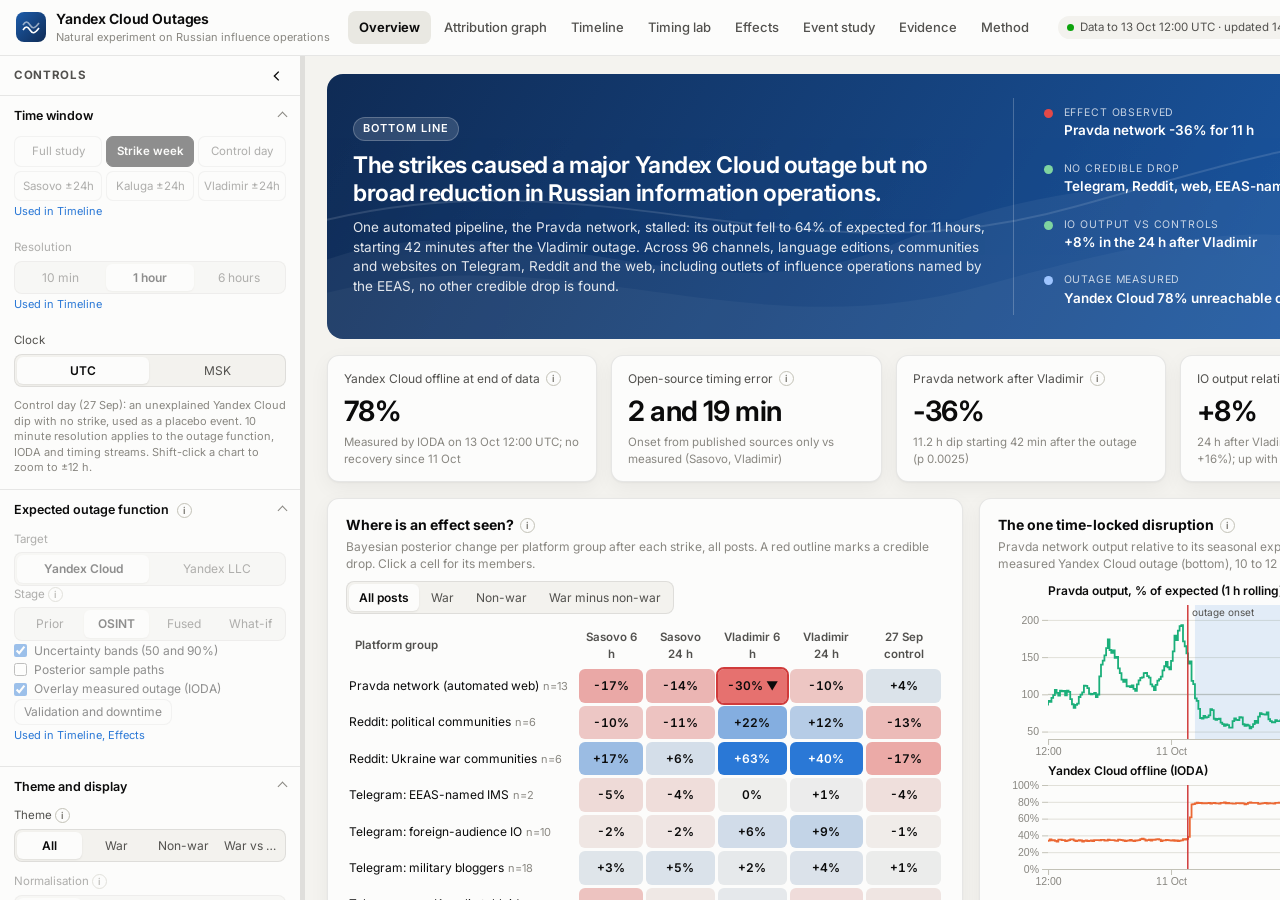
<file: dashboard/index.html>
<!doctype html>
<html lang="en">
<head>
<meta charset="utf-8">
<meta name="viewport" content="width=device-width, initial-scale=1">
<title>Yandex Cloud Outages as a Natural Experiment</title>
<meta name="description" content="Open-source intelligence study testing whether the October 2026 drone strikes on Yandex data centers reduced Russian information-operation output.">
<link rel="preconnect" href="https://fonts.googleapis.com">
<link href="https://fonts.googleapis.com/css2?family=Inter:wght@400;500;600;700&family=JetBrains+Mono:wght@400;500&display=swap" rel="stylesheet">
<link rel="stylesheet" href="assets/styles.css">
</head>
<body>
<div class="app">
  <header class="topbar">
    <div class="brand">
      <div class="logo"><svg width="18" height="18" viewBox="0 0 18 18" fill="none" stroke="#fff" stroke-width="1.6"><path d="M1 12c2.5-4 4.5-4 7 0s4.5 4 9-2"/><path d="M1 7c2.5-4 4.5-4 7 0s4.5 4 9-2" opacity=".55"/></svg></div>
      <div class="brand-t"><b>Yandex Cloud Outages</b><span>Natural experiment on Russian influence operations</span></div>
    </div>
    <nav class="tabs" id="tabs" aria-label="Views"></nav>
    <div class="tb-right">
      <span class="chip"><span class="dot"></span><span id="gen"></span></span>
      <a class="btn primary" id="dl" href="REPORT.pdf" download="Yandex_Ablation_Report.pdf" title="Download the report (PDF)">
        <svg width="14" height="14" viewBox="0 0 16 16" fill="none" stroke="currentColor" stroke-width="1.6"><path d="M8 2v8M4.5 7 8 10.5 11.5 7M2.5 13.5h11"/></svg>Report PDF</a>
      <button class="btn icon" id="theme" title="Toggle light or dark theme" aria-label="Toggle theme">
        <svg width="15" height="15" viewBox="0 0 16 16" fill="none" stroke="currentColor" stroke-width="1.4"><circle cx="8" cy="8" r="5.5"/><path d="M8 2.5a5.5 5.5 0 0 0 0 11z" fill="currentColor"/></svg></button>
    </div>
  </header>
  <div class="body" id="body">
    <aside class="panel left" id="leftp" aria-label="Controls">
      <div class="ph"><b>Controls</b><button class="btn icon ghost" id="tl" title="Collapse controls" aria-label="Collapse controls">
        <svg width="14" height="14" viewBox="0 0 16 16" fill="none" stroke="currentColor" stroke-width="1.6"><path d="M10 3 5 8l5 5"/></svg></button></div>
      <div class="rail" id="railL">Controls</div>
      <div class="pc" id="left"></div>
    </aside>
    <div class="resizer" id="rzL" title="Drag to resize"></div>
    <main class="main" id="mainwrap"><div class="main-inner" id="main"></div></main>
    <div class="resizer" id="rzR" title="Drag to resize"></div>
    <aside class="panel right" id="rightp" aria-label="Inspector">
      <div class="ph"><button class="btn icon ghost" id="tr" title="Collapse inspector" aria-label="Collapse inspector">
        <svg width="14" height="14" viewBox="0 0 16 16" fill="none" stroke="currentColor" stroke-width="1.6"><path d="M6 3l5 5-5 5"/></svg></button><b>Inspector</b></div>
      <div class="rail" id="railR">Inspector</div>
      <div class="pc"><div class="insp" id="insp"></div></div>
    </aside>
  </div>
</div>
<div class="tip" id="tip" role="tooltip"></div>
<div class="pop" id="pop" role="dialog"></div>
<script src="vendor/d3.v7.9.0.min.js"></script>
<script src="data/series.js"></script>
<script src="data/eof.js"></script>
<script src="data/timing.js"></script>
<script src="data/evidence.js"></script>
<script src="data/bayes.js"></script>
<script src="assets/eofmodel.js"></script>
<script src="assets/graph.js"></script>
<script src="assets/app.js"></script>
</body>
</html>
</file>
<file: dashboard/assets/styles.css>
/* Yandex Ablation dashboard. Colour tokens follow the validated reference palette. */
:root {
  color-scheme: light;
  --page: #f4f3ef;
  --surface-1: #fcfcfb;
  --surface-2: #f3f2ee;
  --surface-3: #e9e8e2;
  --ink-1: #0b0b0b;
  --ink-2: #52514e;
  --ink-3: #898781;
  --grid: #e1e0d9;
  --axis: #c3c2b7;
  --border: rgba(11, 11, 11, 0.09);
  --focus: #2a78d6;
  --s1: #2a78d6; --s2: #eb6834; --s3: #1baf7a; --s4: #eda100;
  --s5: #e87ba4; --s6: #008300; --s7: #4a3aa7; --s8: #e34948;
  --good: #0ca30c; --warning: #fab219; --serious: #ec835a; --critical: #d03b3b;
  --seq-1: #cde2fb; --seq-2: #9ec5f4; --seq-3: #5598e7; --seq-4: #256abf; --seq-5: #104281;
  --div-neg: #e34948; --div-mid: #f0efec; --div-pos: #2a78d6;
  --band: rgba(42, 120, 214, 0.12);
  --band-strong: rgba(42, 120, 214, 0.24);
  --hero-a: #0f2b55; --hero-b: #1c5cab;
  --shadow: 0 1px 2px rgba(0,0,0,0.04), 0 6px 20px rgba(0,0,0,0.05);
  --radius: 12px;
  --font: "Inter", system-ui, -apple-system, "Segoe UI", sans-serif;
  --mono: "JetBrains Mono", ui-monospace, "SF Mono", Menlo, monospace;
}
@media (prefers-color-scheme: dark) {
  :root:not([data-theme="light"]) {
    color-scheme: dark;
    --page: #0d0d0d; --surface-1: #171716; --surface-2: #20201e; --surface-3: #2a2a28;
    --ink-1: #ffffff; --ink-2: #c3c2b7; --ink-3: #898781; --grid: #2a2a28; --axis: #3a3a37;
    --border: rgba(255,255,255,0.09); --focus: #3987e5;
    --s1: #3987e5; --s2: #d95926; --s3: #199e70; --s4: #c98500;
    --s5: #d55181; --s6: #008300; --s7: #9085e9; --s8: #e66767;
    --div-mid: #383835; --div-pos: #3987e5; --div-neg: #e66767;
    --band: rgba(57, 135, 229, 0.16); --band-strong: rgba(57, 135, 229, 0.32);
    --hero-a: #0b1a33; --hero-b: #133a73;
    --shadow: none;
  }
}
:root[data-theme="dark"] {
  color-scheme: dark;
  --page: #0d0d0d; --surface-1: #171716; --surface-2: #20201e; --surface-3: #2a2a28;
  --ink-1: #ffffff; --ink-2: #c3c2b7; --ink-3: #898781; --grid: #2a2a28; --axis: #3a3a37;
  --border: rgba(255,255,255,0.09); --focus: #3987e5;
  --s1: #3987e5; --s2: #d95926; --s3: #199e70; --s4: #c98500;
  --s5: #d55181; --s6: #008300; --s7: #9085e9; --s8: #e66767;
  --div-mid: #383835; --div-pos: #3987e5; --div-neg: #e66767;
  --band: rgba(57, 135, 229, 0.16); --band-strong: rgba(57, 135, 229, 0.32);
  --hero-a: #0b1a33; --hero-b: #133a73;
  --shadow: none;
}

* { box-sizing: border-box; }
html, body { margin: 0; height: 100%; }
body { background: var(--page); color: var(--ink-1); font-family: var(--font); font-size: 13px; line-height: 1.45; -webkit-font-smoothing: antialiased; overflow: hidden; }
button, select, input { font: inherit; color: inherit; }
a { color: var(--focus); text-decoration: none; }
a:hover { text-decoration: underline; }

/* ---------------------------------------------------------------- shell */
.app { display: grid; grid-template-rows: auto 1fr; height: 100vh; }
.topbar { display: flex; align-items: center; gap: 18px; padding: 0 16px; height: 56px; background: var(--surface-1); border-bottom: 1px solid var(--border); position: relative; z-index: 20; }
.brand { display: flex; align-items: center; gap: 10px; min-width: 0; }
.logo { width: 30px; height: 30px; border-radius: 8px; background: linear-gradient(135deg, var(--hero-b), var(--hero-a)); display: grid; place-items: center; flex: none; }
.brand-t { display: flex; flex-direction: column; min-width: 0; }
.brand-t b { font-size: 14px; font-weight: 650; letter-spacing: -0.01em; white-space: nowrap; }
.brand-t span { font-size: 11px; color: var(--ink-3); white-space: nowrap; }
.tabs { display: flex; gap: 2px; overflow-x: auto; scrollbar-width: none; flex: 1; min-width: 0; }
.tabs::-webkit-scrollbar { display: none; }
.tabs button { border: 0; background: transparent; padding: 7px 11px; border-radius: 8px; cursor: pointer; color: var(--ink-2); white-space: nowrap; font-weight: 500; }
.tabs button:hover { background: var(--surface-2); color: var(--ink-1); }
.tabs button.on { background: var(--surface-3); color: var(--ink-1); font-weight: 650; }
.tb-right { display: flex; align-items: center; gap: 8px; flex: none; }
.chip { display: inline-flex; align-items: center; gap: 6px; padding: 3px 9px; border-radius: 999px; background: var(--surface-2); color: var(--ink-2); font-size: 11.5px; white-space: nowrap; }
.chip .dot { width: 7px; height: 7px; border-radius: 50%; background: var(--good); }
.btn { display: inline-flex; align-items: center; justify-content: center; gap: 6px; height: 30px; padding: 0 11px; border: 1px solid var(--border); border-radius: 8px; background: var(--surface-1); cursor: pointer; font-size: 12.5px; white-space: nowrap; }
.btn:hover { background: var(--surface-2); }
.btn.primary { background: var(--ink-1); color: var(--surface-1); border-color: var(--ink-1); }
.btn.primary:hover { opacity: 0.88; background: var(--ink-1); }
.btn.icon { width: 30px; padding: 0; }
.btn.ghost { border-color: transparent; background: transparent; }
.btn.ghost:hover { background: var(--surface-3); }
.btn.sm { height: 26px; font-size: 12px; padding: 0 9px; }

.body { display: grid; grid-template-columns: var(--lw, 300px) 5px minmax(0, 1fr) 5px var(--rw, 340px); min-height: 0; }
.panel { background: var(--surface-1); min-height: 0; display: flex; flex-direction: column; overflow: hidden; }
.panel .ph { display: flex; align-items: center; justify-content: space-between; gap: 8px; padding: 0 8px 0 14px; height: 40px; flex: none; border-bottom: 1px solid var(--border); }
.panel .ph b { font-size: 11.5px; text-transform: uppercase; letter-spacing: .06em; color: var(--ink-2); }
.panel .pc { overflow-y: auto; flex: 1; min-height: 0; }
.panel.collapsed .pc, .panel.collapsed .ph b { display: none; }
.panel.collapsed .ph { justify-content: center; padding: 0; border-bottom: 0; }
.panel .rail { display: none; writing-mode: vertical-rl; transform: rotate(180deg); font-size: 11px; letter-spacing: .08em; text-transform: uppercase; color: var(--ink-3); margin: 10px auto; cursor: pointer; user-select: none; }
.panel.collapsed .rail { display: block; }
.resizer { cursor: col-resize; background: var(--border); position: relative; }
.resizer::after { content: ""; position: absolute; inset: 0 -3px; }
.resizer:hover, .resizer.drag { background: var(--focus); }
.resizer.off { cursor: default; pointer-events: none; }
.main { overflow-y: auto; min-height: 0; padding: 18px 22px 48px; }
.main-inner { max-width: 1320px; margin: 0 auto; }

/* ---------------------------------------------------------------- left controls */
.sec { border-bottom: 1px solid var(--border); }
.sec > summary { list-style: none; cursor: pointer; padding: 11px 14px; font-weight: 600; font-size: 12.5px; color: var(--ink-1); display: flex; align-items: center; gap: 8px; }
.sec > summary::-webkit-details-marker { display: none; }
.sec > summary .chev { margin-left: auto; width: 7px; height: 7px; border-right: 1.5px solid var(--ink-3); border-bottom: 1.5px solid var(--ink-3); transform: rotate(45deg); transition: transform .15s; }
.sec[open] > summary .chev { transform: rotate(-135deg); }
.sec .in { padding: 0 14px 14px; display: flex; flex-direction: column; gap: 11px; }
.ctl { display: flex; flex-direction: column; gap: 5px; }
.ctl > label, .lbl { font-size: 11.5px; color: var(--ink-2); display: flex; align-items: center; gap: 5px; }
.ctl .row { display: flex; align-items: center; gap: 8px; }
.ctl input[type=range] { flex: 1; accent-color: var(--focus); min-width: 0; }
.ctl .val { font-variant-numeric: tabular-nums; font-size: 11.5px; color: var(--ink-1); min-width: 46px; text-align: right; }
.seg { display: flex; width: 100%; border: 1px solid var(--border); border-radius: 8px; overflow: hidden; background: var(--surface-2); padding: 2px; gap: 2px; }
.seg button { flex: 1 1 0; min-width: 0; border: 0; background: transparent; padding: 5px 6px; cursor: pointer; font-size: 12px; color: var(--ink-2); border-radius: 6px; white-space: nowrap; overflow: hidden; text-overflow: ellipsis; }
.seg button:hover { color: var(--ink-1); }
.seg button.on { background: var(--surface-1); color: var(--ink-1); font-weight: 600; box-shadow: 0 1px 2px rgba(0,0,0,.08); }
.seg.inline { width: auto; display: inline-flex; }
.seg.inline button { flex: none; padding: 5px 10px; }
.grid-btns { display: grid; grid-template-columns: repeat(3, 1fr); gap: 4px; }
.grid-btns button { border: 1px solid var(--border); background: var(--surface-1); border-radius: 7px; padding: 6px 4px; cursor: pointer; font-size: 11.5px; color: var(--ink-2); white-space: nowrap; overflow: hidden; text-overflow: ellipsis; }
.grid-btns button:hover { background: var(--surface-2); color: var(--ink-1); }
.grid-btns button.on { background: var(--ink-1); color: var(--surface-1); border-color: var(--ink-1); font-weight: 600; }
.check { display: flex; align-items: center; gap: 7px; font-size: 12px; cursor: pointer; padding: 1px 0; }
.check input { accent-color: var(--focus); margin: 0; }
.swatch { width: 14px; height: 3px; border-radius: 2px; flex: none; }
.serieslist { max-height: 340px; overflow-y: auto; border: 1px solid var(--border); border-radius: 8px; padding: 4px 8px 8px; }
.serieslist .grp { font-size: 10.5px; color: var(--ink-3); margin: 9px 0 3px; text-transform: uppercase; letter-spacing: .05em; position: sticky; top: 0; background: var(--surface-1); padding: 2px 0; }
.search { height: 30px; border: 1px solid var(--border); border-radius: 8px; padding: 0 9px; background: var(--surface-1); width: 100%; }
.hint { font-size: 11px; color: var(--ink-3); line-height: 1.4; }
select.sel { height: 30px; border: 1px solid var(--border); border-radius: 8px; background: var(--surface-1); padding: 0 8px; max-width: 100%; }

/* ---------------------------------------------------------------- info popovers */
.info { width: 15px; height: 15px; border-radius: 50%; border: 1px solid var(--axis); background: transparent; color: var(--ink-3); font-size: 9.5px; font-weight: 700; line-height: 13px; padding: 0; cursor: pointer; flex: none; font-family: var(--font); display: inline-grid; place-items: center; vertical-align: middle; }
.info:hover { color: var(--ink-1); border-color: var(--ink-2); }
.pop { position: fixed; z-index: 60; max-width: 340px; background: var(--surface-1); border: 1px solid var(--border); border-radius: 10px; box-shadow: 0 10px 30px rgba(0,0,0,.18); padding: 12px 14px; font-size: 12.5px; display: none; }
.pop h4 { margin: 0 0 4px; font-size: 13px; }
.pop p { margin: 0; color: var(--ink-2); }

/* ---------------------------------------------------------------- content */
.view-h { margin: 0 0 14px; }
.view-h h2 { font-size: 20px; margin: 0 0 4px; letter-spacing: -0.015em; }
.view-h .desc { color: var(--ink-2); font-size: 13px; max-width: 900px; }
.card { background: var(--surface-1); border: 1px solid var(--border); border-radius: var(--radius); box-shadow: var(--shadow); padding: 16px 18px; margin-bottom: 16px; }
.card-h { display: flex; justify-content: space-between; align-items: flex-start; gap: 12px; margin-bottom: 8px; }
.card h3 { margin: 0; font-size: 14px; display: flex; align-items: center; gap: 6px; }
.card .cap { color: var(--ink-3); font-size: 12px; margin-top: 2px; }
.grid2 { display: grid; grid-template-columns: 1fr 1fr; gap: 16px; }
.grid3 { display: grid; grid-template-columns: repeat(3, 1fr); gap: 16px; }
.split { display: grid; grid-template-columns: 1.35fr 1fr; gap: 16px; }

.hero { border-radius: 16px; padding: 22px 26px; margin-bottom: 16px; color: #fff; position: relative; overflow: hidden; background: linear-gradient(120deg, var(--hero-a), var(--hero-b)); }
.hero svg.waves { position: absolute; inset: 0; width: 100%; height: 100%; opacity: .5; }
.hero .k { position: relative; font-size: 11px; letter-spacing: .1em; text-transform: uppercase; opacity: .75; }
.hero h2 { position: relative; font-size: 24px; line-height: 1.25; margin: 6px 0 10px; max-width: 960px; letter-spacing: -0.02em; font-weight: 650; }
.hero p { position: relative; margin: 0; max-width: 900px; opacity: .88; font-size: 13.5px; }
.hero .verd { position: relative; display: flex; flex-wrap: wrap; gap: 8px; margin-top: 14px; }
.vchip { display: inline-flex; align-items: center; gap: 7px; padding: 5px 11px; border-radius: 999px; background: rgba(255,255,255,.14); font-size: 12px; cursor: pointer; border: 1px solid rgba(255,255,255,.18); }
.vchip:hover { background: rgba(255,255,255,.24); }
.vchip i { width: 8px; height: 8px; border-radius: 50%; display: inline-block; }

.kpis { display: grid; grid-template-columns: repeat(4, 1fr); gap: 14px; margin-bottom: 16px; }
.kpi { background: var(--surface-1); border: 1px solid var(--border); border-radius: var(--radius); padding: 14px 16px; box-shadow: var(--shadow); cursor: pointer; display: flex; flex-direction: column; gap: 3px; }
.kpi:hover { border-color: var(--axis); }
.kpi .k-l { font-size: 12px; color: var(--ink-2); display: flex; align-items: center; gap: 6px; }
.kpi .k-v { font-size: 28px; font-weight: 650; letter-spacing: -0.02em; }
.kpi .k-d { font-size: 11.5px; color: var(--ink-3); }
.kpi .k-tag { align-self: flex-start; margin-top: 4px; }

.judg { display: grid; grid-template-columns: 130px 1fr; gap: 12px 16px; align-items: start; }
.prob { font-size: 10.5px; font-weight: 700; text-transform: uppercase; letter-spacing: .05em; padding: 5px 8px; border-radius: 7px; text-align: center; background: var(--surface-2); }
.prob .bar { height: 3px; border-radius: 2px; background: var(--grid); margin-top: 5px; overflow: hidden; }
.prob .bar i { display: block; height: 100%; background: var(--ink-2); }
.judg p { margin: 0; }
.judg .conf { color: var(--ink-3); font-size: 11.5px; margin-top: 2px; }

.tag { display: inline-flex; align-items: center; gap: 5px; font-size: 11px; padding: 2px 8px; border-radius: 999px; background: var(--surface-2); color: var(--ink-2); white-space: nowrap; }
.adm { font-family: var(--mono); font-size: 11px; padding: 1px 5px; border-radius: 4px; background: var(--surface-3); }

/* ---------------------------------------------------------------- charts */
.chart { position: relative; width: 100%; }
.chart svg { display: block; width: 100%; overflow: visible; }
.axis text { fill: var(--ink-3); font-size: 10.5px; font-variant-numeric: tabular-nums; }
.axis path, .axis line { stroke: var(--axis); }
.gridline line { stroke: var(--grid); }
.gridline path { display: none; }
.plab { fill: var(--ink-1); font-size: 12px; font-weight: 600; }
.plab-sub { fill: var(--ink-3); font-size: 10.5px; }
.evline { stroke: var(--ink-3); stroke-width: 1; }
.evline.strike { stroke: var(--critical); stroke-width: 1.5; }
.evline.confounder { stroke: var(--s4); }
.evmark { cursor: pointer; }
.evlabel { font-size: 10px; fill: var(--ink-2); }
.crosshair { stroke: var(--ink-2); stroke-width: 1; pointer-events: none; }
.legend { display: flex; flex-wrap: wrap; gap: 4px 14px; font-size: 11.5px; color: var(--ink-2); margin-top: 8px; }
.legend span { display: inline-flex; align-items: center; gap: 6px; cursor: pointer; }
.tip { position: fixed; pointer-events: none; z-index: 70; background: var(--surface-1); border: 1px solid var(--border); border-radius: 9px; box-shadow: 0 8px 26px rgba(0,0,0,.16); padding: 8px 10px; font-size: 11.5px; min-width: 180px; max-width: 380px; display: none; }
.tip .t-h { color: var(--ink-3); margin-bottom: 4px; font-variant-numeric: tabular-nums; }
.tip .t-r { display: flex; align-items: center; gap: 7px; justify-content: space-between; }
.tip .t-r .nm { display: flex; align-items: center; gap: 6px; color: var(--ink-2); max-width: 250px; overflow: hidden; text-overflow: ellipsis; white-space: nowrap; }
.tip .t-r b { font-variant-numeric: tabular-nums; }

/* effect map */
.emap { width: 100%; border-collapse: separate; border-spacing: 3px; font-size: 12px; }
.emap th { font-weight: 600; color: var(--ink-2); text-align: center; padding: 4px 6px; font-size: 11.5px; }
.emap th.rowh { text-align: left; }
.emap td.lab { padding: 6px 8px 6px 0; white-space: nowrap; }
.emap td.lab .sub { color: var(--ink-3); font-size: 11px; margin-left: 4px; }
.emap td.cell { text-align: center; border-radius: 6px; padding: 8px 4px; font-variant-numeric: tabular-nums; font-weight: 600; cursor: pointer; position: relative; }
.emap td.cell:hover { outline: 2px solid var(--ink-2); }
.emap td.cell.cred { outline: 2px solid var(--critical); }
.emap tr.sep td { padding: 0; height: 10px; }
.emap tr.sep td.lab { font-size: 10.5px; color: var(--ink-3); text-transform: uppercase; letter-spacing: .05em; padding-top: 10px; }
.scale { display: flex; align-items: center; gap: 8px; font-size: 11px; color: var(--ink-3); margin-top: 10px; flex-wrap: wrap; }
.scale .bar { width: 180px; height: 8px; border-radius: 4px; }

/* tables */
table.tbl { width: 100%; border-collapse: collapse; font-size: 12px; }
.tbl th { text-align: left; font-weight: 600; color: var(--ink-2); border-bottom: 1px solid var(--axis); padding: 6px 8px; position: sticky; top: 0; background: var(--surface-1); white-space: nowrap; }
.tbl td { border-bottom: 1px solid var(--grid); padding: 5px 8px; vertical-align: top; }
.tbl td.num { text-align: right; font-variant-numeric: tabular-nums; white-space: nowrap; }
.tbl tr.click { cursor: pointer; }
.tbl tr.click:hover td { background: var(--surface-2); }
.tbl tr.sel td { background: var(--surface-3); }
.tblwrap { max-height: 520px; overflow: auto; }
.tblx { overflow-x: auto; }

/* inspector */
.insp { padding: 14px 16px 30px; }
.insp h3 { font-size: 15px; margin: 0 0 4px; letter-spacing: -0.01em; }
.insp .kv { display: grid; grid-template-columns: 112px 1fr; gap: 5px 10px; font-size: 12px; margin: 12px 0; }
.insp .kv > div:nth-child(odd) { color: var(--ink-3); }
.insp .note { color: var(--ink-2); font-size: 12.5px; }
.insp .empty { color: var(--ink-3); font-size: 12.5px; padding: 26px 4px; }
.insp .empty b { color: var(--ink-1); display: block; margin-bottom: 6px; font-size: 13px; }
.insp hr { border: 0; border-top: 1px solid var(--border); margin: 14px 0; }
.insp .crumbs { display: flex; flex-wrap: wrap; gap: 4px; align-items: center; font-size: 11px; color: var(--ink-3); margin-bottom: 8px; }
.insp .crumbs span { cursor: pointer; color: var(--focus); }

/* ACH */
.ach td.c, .ach td.i, .ach td.n { text-align: center; font-weight: 700; }
.ach td.c { color: var(--good); }
.ach td.i { color: var(--critical); }
.ach td.n { color: var(--ink-3); }

/* flow */
.flow { display: grid; grid-template-columns: repeat(6, 1fr); gap: 0; align-items: stretch; }
.flow .node { border: 1px solid var(--border); border-radius: 10px; padding: 11px 12px; background: var(--surface-2); cursor: pointer; position: relative; margin-right: 18px; }
.flow .node:last-child { margin-right: 0; }
.flow .node:not(:last-child)::after { content: ""; position: absolute; right: -14px; top: 50%; width: 10px; height: 10px; border-top: 1.5px solid var(--ink-3); border-right: 1.5px solid var(--ink-3); transform: translateY(-50%) rotate(45deg); }
.flow .node:hover { border-color: var(--axis); }
.flow .node .t { font-weight: 650; font-size: 12.5px; }
.flow .node .d { font-size: 11.5px; color: var(--ink-2); margin-top: 3px; }
.flow .node .s { margin-top: 8px; display: flex; align-items: center; gap: 6px; font-size: 11px; color: var(--ink-2); }
.strength { display: inline-flex; gap: 2px; }
.strength i { width: 10px; height: 4px; border-radius: 1px; background: var(--grid); }
.strength i.on { background: var(--ink-2); }
.flow .node.hit .strength i.on { background: var(--critical); }

/* attribution graph */
.ag-tools { display: flex; flex-wrap: wrap; gap: 8px; align-items: center; margin-bottom: 10px; }
.ag-crumbs { font-size: 12px; color: var(--ink-2); display: flex; gap: 6px; align-items: center; flex-wrap: wrap; min-height: 22px; }
.ag-crumbs .c { padding: 2px 8px; border-radius: 999px; background: var(--surface-2); cursor: pointer; }
.ag-node { cursor: pointer; }
.ag-node rect { stroke-width: 1; }
.ag-node text { font-size: 11px; fill: var(--ink-1); pointer-events: none; }
.ag-col { font-size: 10.5px; fill: var(--ink-3); text-transform: uppercase; letter-spacing: .06em; font-weight: 600; }
.ag-edge { fill: none; }

.ag-cl { font-size: 10px; fill: var(--ink-2); font-weight: 600; letter-spacing: .02em; }
.ag-lab { font-size: 10.5px; fill: var(--ink-1); pointer-events: none; paint-order: stroke; stroke: var(--surface-1); stroke-width: 3px; stroke-linejoin: round; }
.ag-sep { width: 1px; height: 20px; background: var(--border); margin: 0 4px; }
.ag-box { overflow: hidden; border-radius: 8px; background: var(--surface-1); touch-action: none; }

/* bottom line box */
.hero.bluf { display: grid; grid-template-columns: minmax(0, 1.55fr) minmax(260px, 1fr); gap: 22px; align-items: center; padding: 24px 26px; }
.bluf-main { position: relative; }
.bluf-main .k { display: inline-block; padding: 3px 9px; border-radius: 999px; background: rgba(255,255,255,.14); border: 1px solid rgba(255,255,255,.22); opacity: 1; font-weight: 600; }
.bluf-main h2 { font-size: 23px; margin: 10px 0 10px; }
.bluf-side { position: relative; display: flex; flex-direction: column; gap: 6px; padding-left: 20px; border-left: 1px solid rgba(255,255,255,.22); }
.bl-row { all: unset; box-sizing: border-box; display: grid; grid-template-columns: 10px 1fr; column-gap: 10px; row-gap: 1px; padding: 7px 10px; border-radius: 9px; cursor: pointer; color: #fff; }
.bl-row:hover, .bl-row:focus-visible { background: rgba(255,255,255,.12); }
.bl-row i { grid-row: 1 / span 2; width: 9px; height: 9px; border-radius: 50%; margin-top: 4px; }
.bl-row .bl-k { font-size: 10.5px; text-transform: uppercase; letter-spacing: .08em; opacity: .75; }
.bl-row .bl-v { font-size: 13.5px; font-weight: 600; }

/* key judgments */
.jgrid { display: grid; grid-template-columns: repeat(2, minmax(0, 1fr)); gap: 12px; }
.jcard { border: 1px solid var(--border); border-radius: 10px; padding: 13px 15px; background: var(--surface-1); display: flex; flex-direction: column; gap: 7px; }
.jhead { display: flex; gap: 10px; align-items: flex-start; }
.jn { flex: none; width: 22px; height: 22px; border-radius: 6px; background: var(--hero-a); color: #fff; font-size: 11.5px; font-weight: 700; display: grid; place-items: center; }
.jhead h4 { margin: 1px 0 0; font-size: 13.5px; line-height: 1.35; font-weight: 650; }
.jmeta { display: flex; flex-wrap: wrap; gap: 6px 14px; align-items: center; font-size: 11.5px; color: var(--ink-2); padding-left: 32px; }
.jlik { display: inline-flex; align-items: center; gap: 6px; }
.jlik b { color: var(--ink-1); font-weight: 650; }
.jlik .bar { display: inline-block; width: 60px; height: 4px; border-radius: 2px; background: var(--grid); overflow: hidden; }
.jlik .bar i { display: block; height: 100%; background: var(--hero-b); }
.jconf { padding: 1px 8px; border-radius: 999px; background: var(--surface-2); }
.jcard p { margin: 0; padding-left: 32px; font-size: 12.5px; color: var(--ink-1); }
.jfoot { padding-left: 32px; display: flex; flex-direction: column; gap: 2px; font-size: 11.5px; color: var(--ink-3); }
.jfoot b { color: var(--ink-2); font-weight: 600; }

/* controls that do not affect the current view */
.na { position: relative; }
.na > :first-child { opacity: .45; }
.na-go { all: unset; cursor: pointer; display: inline-block; margin: 2px 0 8px; font-size: 11px; color: var(--focus); }
.na-go:hover { text-decoration: underline; }
.toast { position: fixed; left: 50%; bottom: 22px; transform: translate(-50%, 20px); background: var(--ink-1); color: var(--surface-1); padding: 9px 14px; border-radius: 10px; font-size: 12.5px; box-shadow: 0 8px 30px rgba(0,0,0,.2); opacity: 0; pointer-events: none; transition: opacity .18s, transform .18s; z-index: 60; display: flex; gap: 12px; align-items: center; max-width: min(620px, 92vw); }
.toast.on { opacity: 1; transform: translate(-50%, 0); pointer-events: auto; }
.toast button { all: unset; cursor: pointer; font-weight: 650; color: var(--seq-2); white-space: nowrap; }
.emap td.cell.empty { color: var(--ink-3); font-weight: 400; background: transparent; cursor: default; }
.emap td.cell.empty:hover { outline: none; }
details.more { margin-top: 10px; }
details.more > summary { cursor: pointer; font-size: 12px; color: var(--focus); margin-bottom: 8px; }

/* hypotheses */
.hyps { display: grid; grid-template-columns: repeat(4, minmax(0, 1fr)); gap: 10px; margin-bottom: 12px; }
.hyps div { border: 1px solid var(--border); border-radius: 8px; padding: 8px 10px; font-size: 12px; color: var(--ink-2); display: flex; flex-direction: column; gap: 2px; }
.hyps b { color: var(--ink-1); font-size: 12.5px; }
@container (max-width: 900px) { .hyps { grid-template-columns: 1fr 1fr; } }

/* timing summary */
.tsum { display: grid; grid-template-columns: repeat(4, minmax(0, 1fr)); gap: 10px; margin-bottom: 12px; }
.tbox { border: 1px solid var(--border); border-radius: 10px; padding: 10px 12px; background: var(--surface-2); }
.tbox.hot { border-color: var(--critical); }
.tbox .k { font-size: 11px; text-transform: uppercase; letter-spacing: .05em; color: var(--ink-3); }
.tbox .v { font-size: 18px; font-weight: 650; margin: 2px 0; }
.tbox .d { font-size: 11.5px; color: var(--ink-2); }
@container (max-width: 900px) { .tsum { grid-template-columns: 1fr 1fr; } }

/* method view */
.mfacts { display: grid; grid-template-columns: repeat(2, minmax(0, 1fr)); gap: 10px 22px; }
.mfacts div { display: flex; flex-direction: column; gap: 2px; font-size: 13px; }
.mfacts b { font-size: 11px; text-transform: uppercase; letter-spacing: .05em; color: var(--ink-3); }
.msteps { list-style: none; margin: 0; padding: 0; display: grid; grid-template-columns: repeat(3, minmax(0, 1fr)); gap: 12px; }
.msteps li { display: flex; gap: 10px; border: 1px solid var(--border); border-radius: 10px; padding: 12px; background: var(--surface-2); }
.msteps .n { flex: none; width: 22px; height: 22px; border-radius: 6px; background: var(--hero-a); color: #fff; font-size: 12px; font-weight: 700; display: grid; place-items: center; }
.msteps .t { font-weight: 650; font-size: 13px; display: flex; align-items: center; gap: 6px; }
.msteps p { margin: 4px 0 0; font-size: 12.5px; color: var(--ink-2); }
.msteps p.out { color: var(--ink-1); }
.mroles { display: grid; grid-template-columns: repeat(2, minmax(0, 1fr)); gap: 10px; }
.mrole { border-left: 4px solid; padding: 6px 10px; display: flex; flex-direction: column; gap: 2px; font-size: 12.5px; color: var(--ink-2); }
.mrole b { color: var(--ink-1); font-size: 13px; }
@container (max-width: 900px) { .msteps { grid-template-columns: 1fr 1fr; } .mfacts, .mroles { grid-template-columns: 1fr; } }
@container (max-width: 560px) { .msteps { grid-template-columns: 1fr; } }

/* glossary */
.gloss { display: grid; grid-template-columns: 220px 1fr; gap: 8px 16px; font-size: 12.5px; }
.gloss dt { font-weight: 650; }
.gloss dd { margin: 0; color: var(--ink-2); }

.muted { color: var(--ink-3); }
.nowrap { white-space: nowrap; }

@media (max-width: 1180px) {
  .kpis { grid-template-columns: repeat(2, 1fr); }
  .split, .grid2, .grid3 { grid-template-columns: 1fr; }
  .flow { grid-template-columns: repeat(3, 1fr); row-gap: 10px; }
}
@media (max-width: 1100px) {
  .body { grid-template-columns: var(--lw, 300px) 5px minmax(0, 1fr) 0 44px; }
  .body .right:not(.collapsed) { position: fixed; right: 0; top: 56px; bottom: 0; width: min(380px, 92vw); z-index: 30; box-shadow: -10px 0 30px rgba(0,0,0,.15); }
}
@media (max-width: 760px) {
  .body { grid-template-columns: 44px 0 minmax(0, 1fr) 0 44px; }
  .body .left:not(.collapsed) { position: fixed; left: 0; top: 56px; bottom: 0; width: min(320px, 92vw); z-index: 31; box-shadow: 10px 0 30px rgba(0,0,0,.15); }
  .main { padding: 14px 16px 40px; }
  .brand-t span, .tb-right .chip { display: none; }
  .kpis { grid-template-columns: 1fr; }
  .hero h2 { font-size: 19px; }
}

/* explicit grid placement so fixed overlays never shift the main column */
#leftp { grid-column: 1; grid-row: 1; }
#rzL { grid-column: 2; grid-row: 1; }
#mainwrap { grid-column: 3; grid-row: 1; }
#rzR { grid-column: 4; grid-row: 1; }
#rightp { grid-column: 5; grid-row: 1; }
@media (max-width: 760px) { .resizer { display: none; } }

/* layout follows the width actually available between the panels */
.main-inner { container-type: inline-size; }
@container (max-width: 1060px) {
  .split, .grid2, .jgrid { grid-template-columns: 1fr; }
  .grid3 { grid-template-columns: 1fr 1fr; }
  .kpis { grid-template-columns: repeat(2, 1fr); }
  .flow { grid-template-columns: repeat(3, 1fr); row-gap: 10px; }
  .flow .node:nth-child(3)::after { display: none; }
}
@container (max-width: 620px) {
  .kpis, .grid3 { grid-template-columns: 1fr; }
  .flow { grid-template-columns: 1fr 1fr; }
  .flow .node::after { display: none; }
  .judg { grid-template-columns: 1fr; gap: 4px 0; }
  .hero h2 { font-size: 19px; }
  .hero.bluf { grid-template-columns: 1fr; }
  .bluf-side { padding-left: 0; border-left: 0; border-top: 1px solid rgba(255,255,255,.22); padding-top: 10px; }
}
</file>
